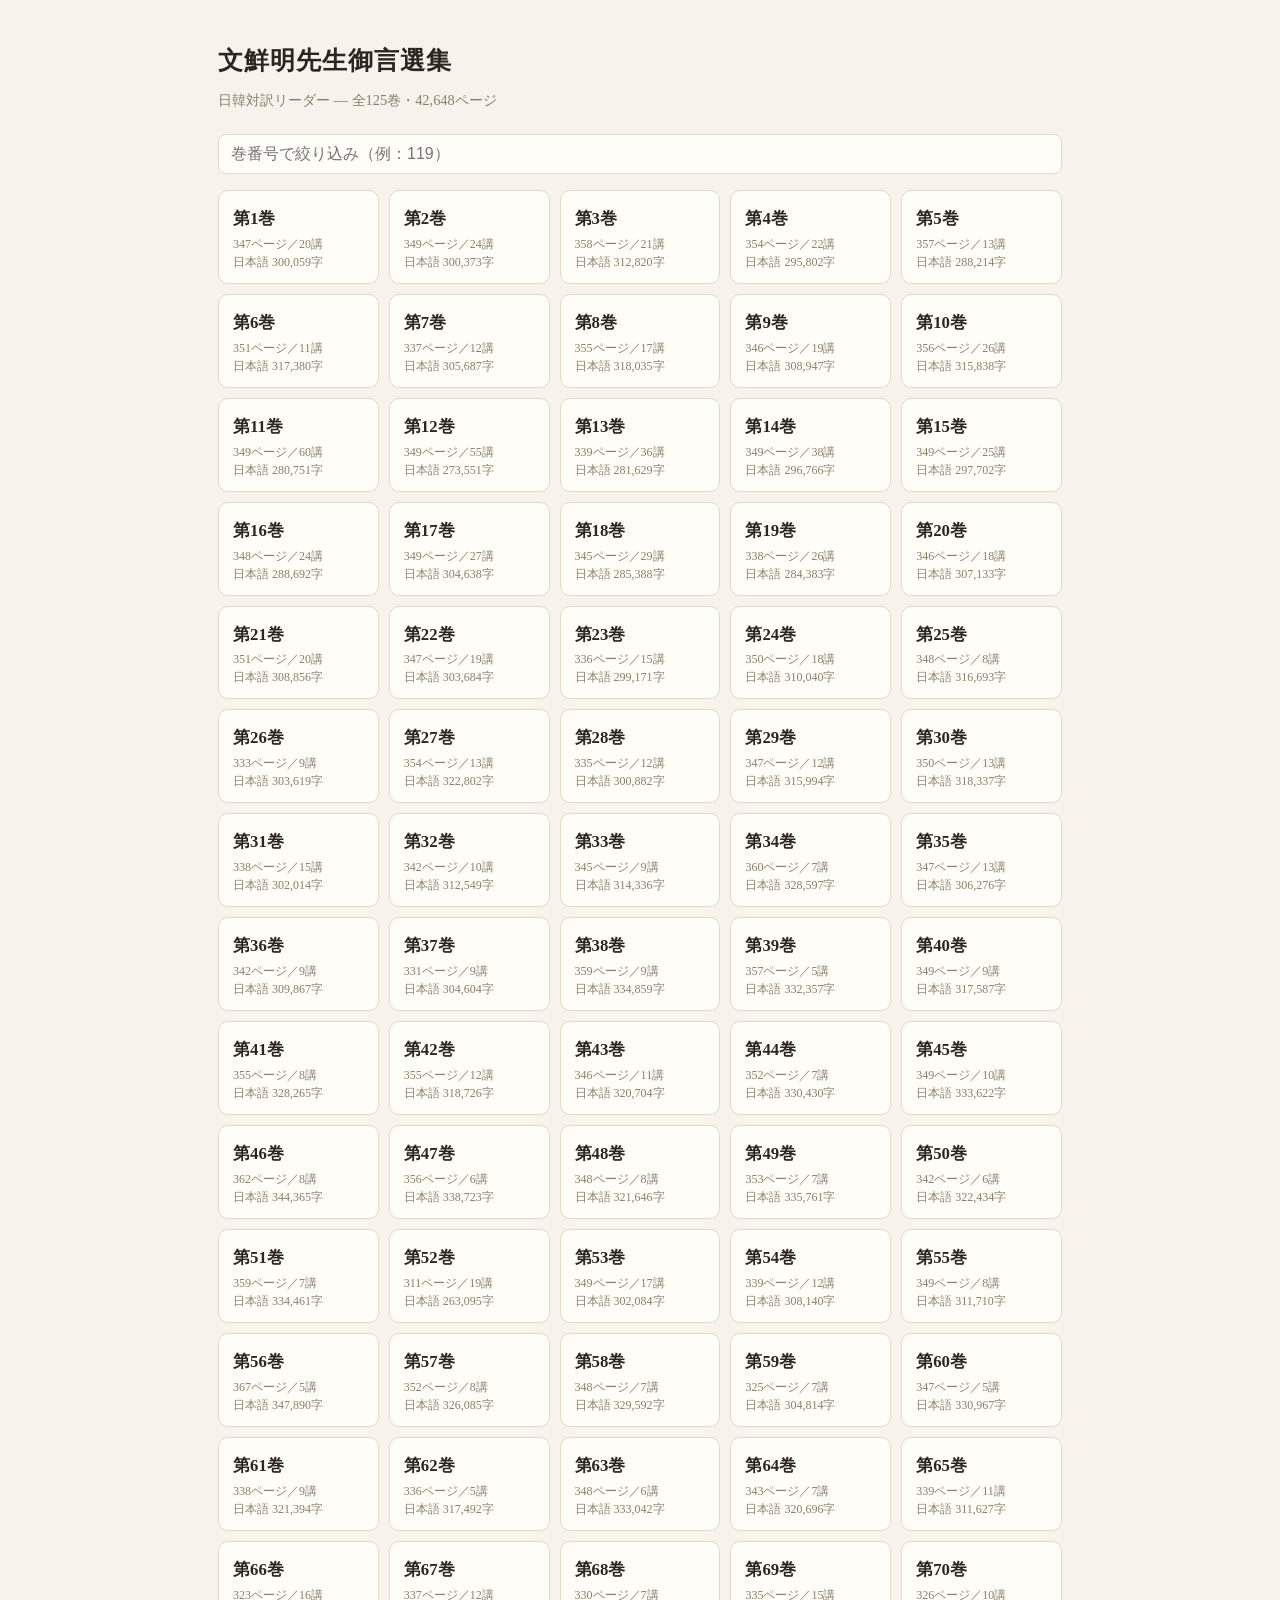
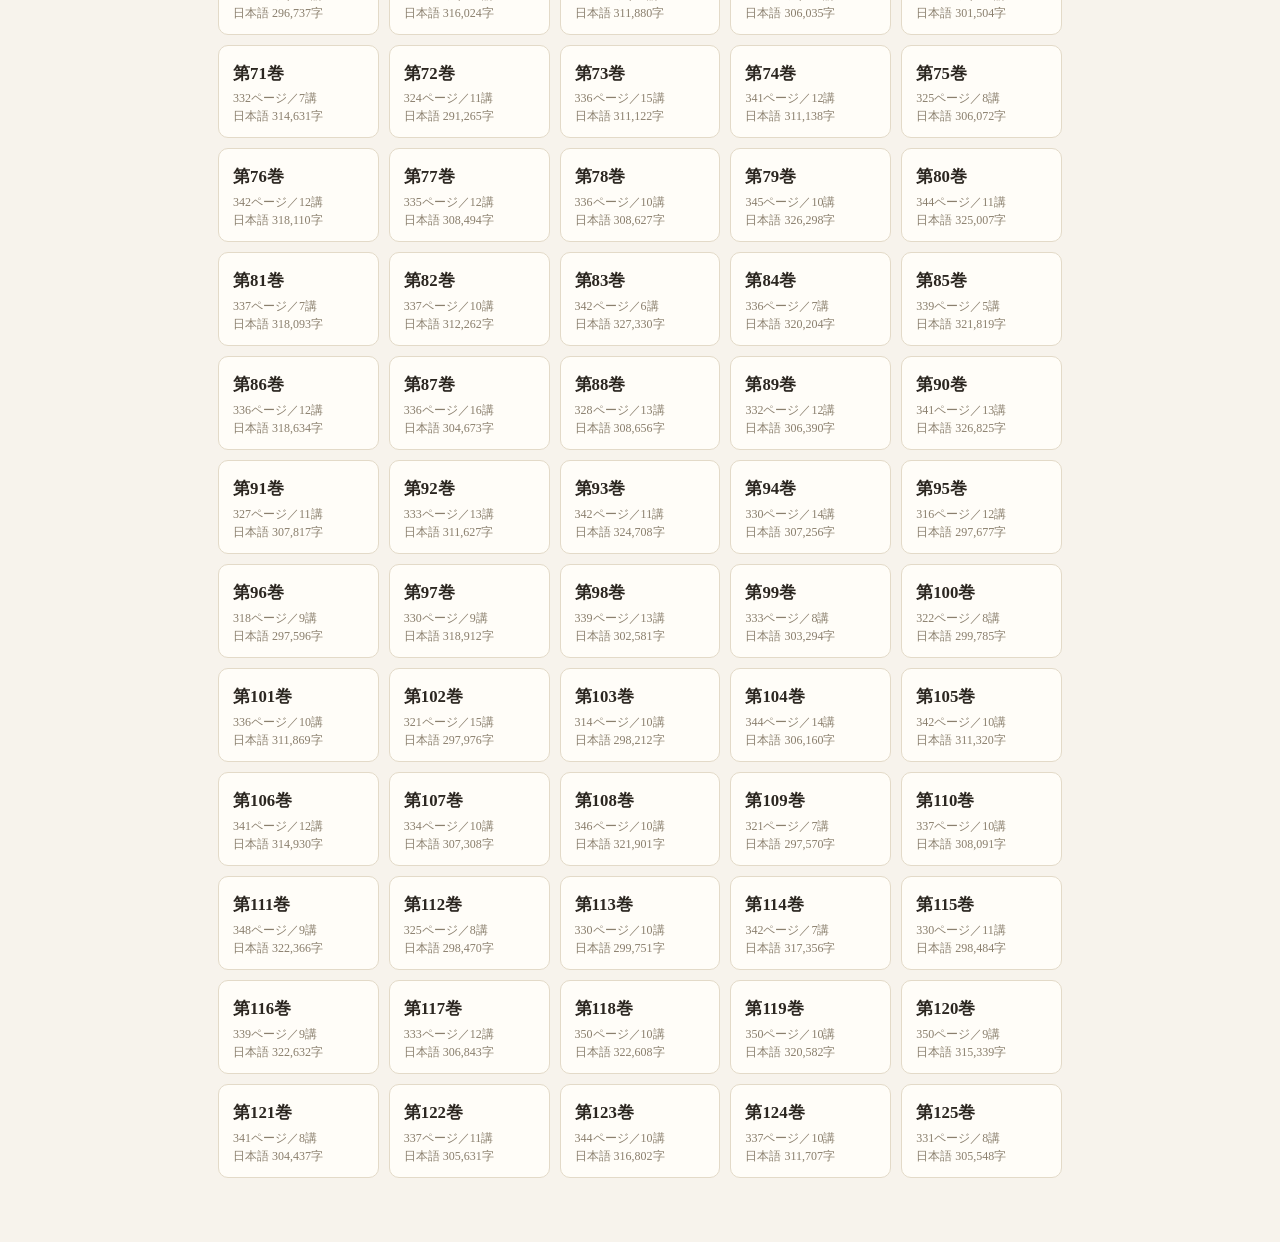
<file: index.html>
<!DOCTYPE html>
<html lang="ja">
<head>
<meta charset="utf-8">
<meta name="viewport" content="width=device-width, initial-scale=1">
<meta name="robots" content="noindex, nofollow">
<title>文鮮明先生御言選集 日韓対訳リーダー</title>
<link rel="stylesheet" href="style.css?v=20261123-2">
</head>
<body>
<div class="home-wrap">
  <h1>文鮮明先生御言選集</h1>
  <div class="home-sub" id="summary">日韓対訳リーダー</div>
  <a id="resumeHome" class="resume-home" href="#" style="display:none"></a>
  <input class="home-search" id="filter" type="search" placeholder="巻番号で絞り込み（例：119）">
  <div class="vol-grid" id="grid"></div>
</div>
<script>
(function(){
  try{
    const lr=JSON.parse(localStorage.getItem('malsseum_last_read')||'null');
    if(lr && lr.volume && lr.page){
      const a=document.getElementById('resumeHome');
      a.textContent='前回の続きから読む ― 第'+lr.volume+'巻 '+(lr.lecture?('第'+lr.lecture+'講 '):'')+'p.'+lr.page;
      a.href='reader.html?vol='+lr.volume+(lr.lecture?('#lec'+lr.lecture+'-p'+lr.page):('#p'+lr.page));
      a.style.display='block';
    }
  }catch(e){}
})();
fetch('data/index.json?v=20261123-2').then(r=>r.json()).then(idx=>{
  const vols=idx.volumes;
  const totalPages=vols.reduce((a,v)=>a+v.pages,0);
  document.getElementById('summary').textContent=
    `日韓対訳リーダー ― 全${vols.length}巻・${totalPages.toLocaleString()}ページ`;
  const grid=document.getElementById('grid');
  function render(list){
    grid.innerHTML=list.map(v=>
      `<a class="vol-card" href="reader.html?vol=${v.volume}">
         <div class="v">第${v.volume}巻</div>
         <div class="m">${v.pages}ページ／${v.lectures.length}講<br>日本語 ${v.jaChars.toLocaleString()}字</div>
       </a>`).join('');
  }
  render(vols);
  document.getElementById('filter').addEventListener('input',e=>{
    const q=e.target.value.trim();
    render(q?vols.filter(v=>String(v.volume).includes(q)):vols);
  });
}).catch(()=>{document.getElementById('summary').textContent='データの読み込みに失敗しました。';});
</script>
</body>
</html>
</file>
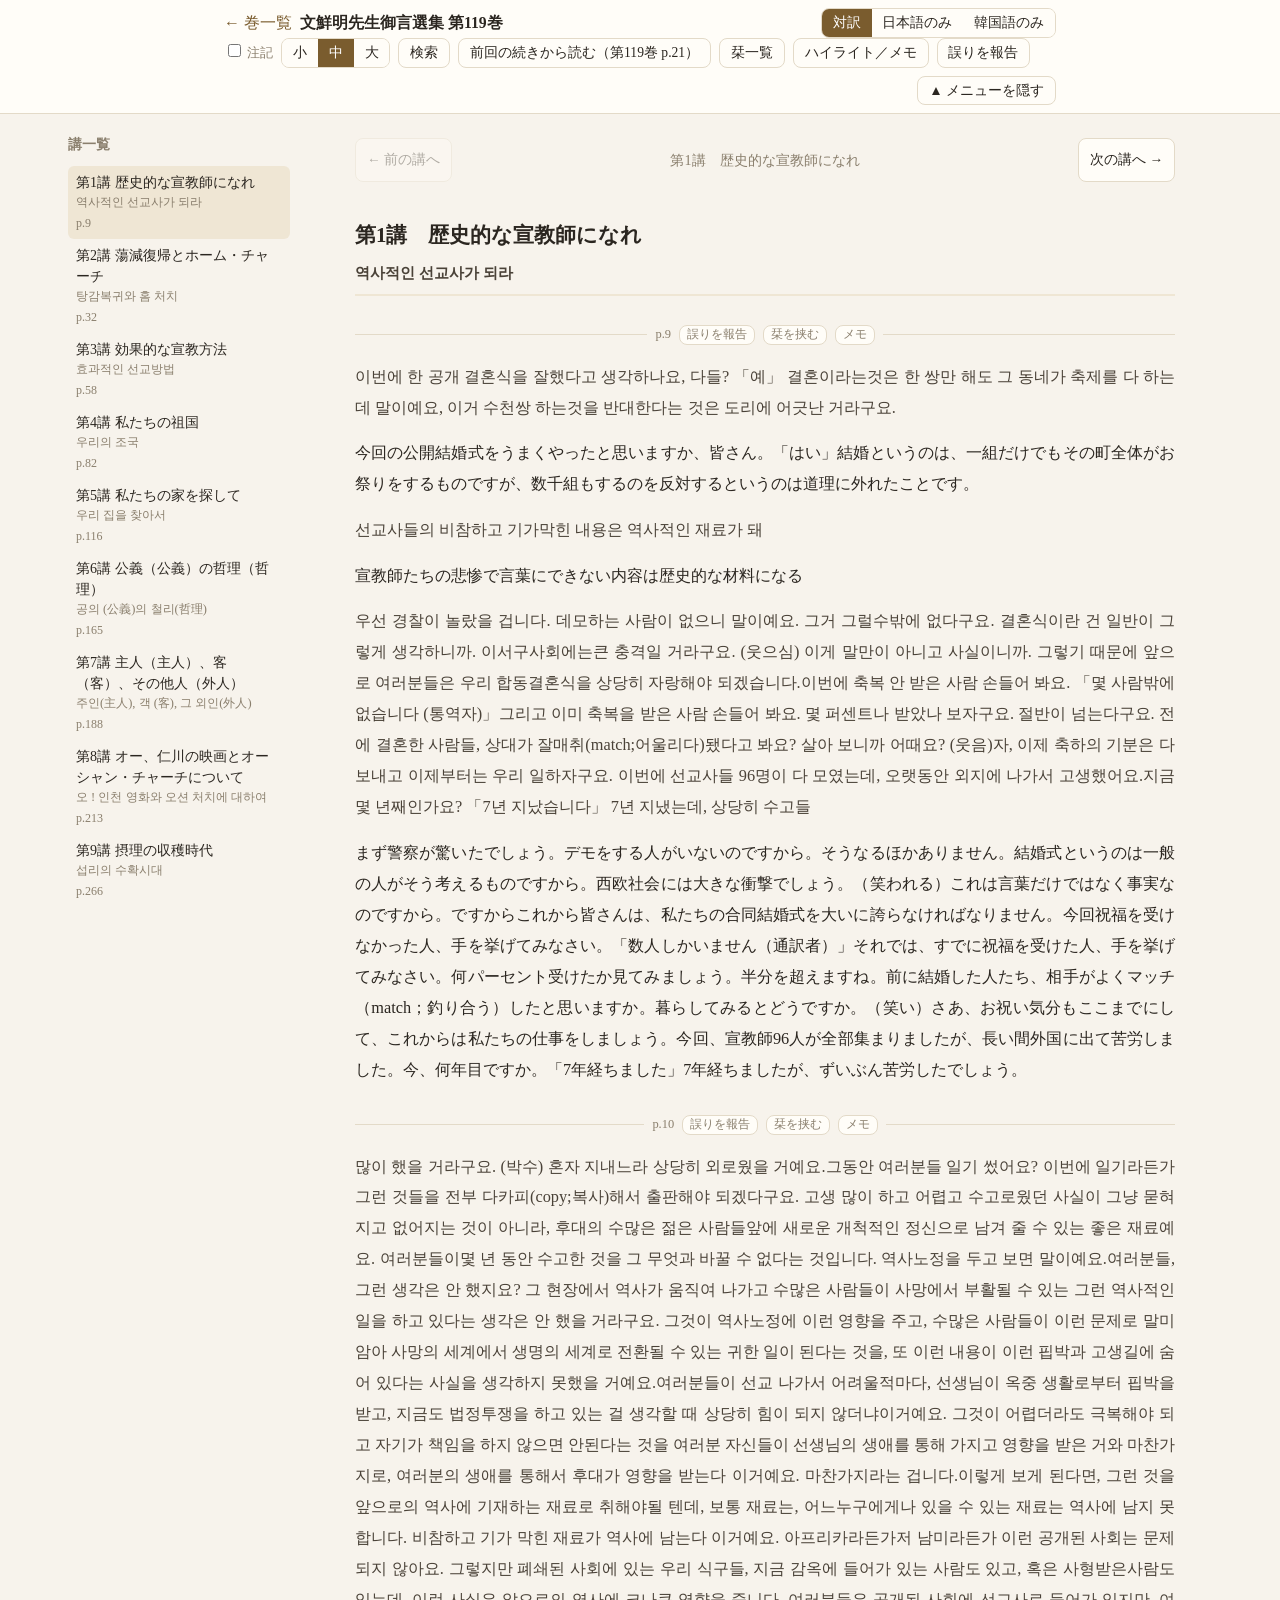
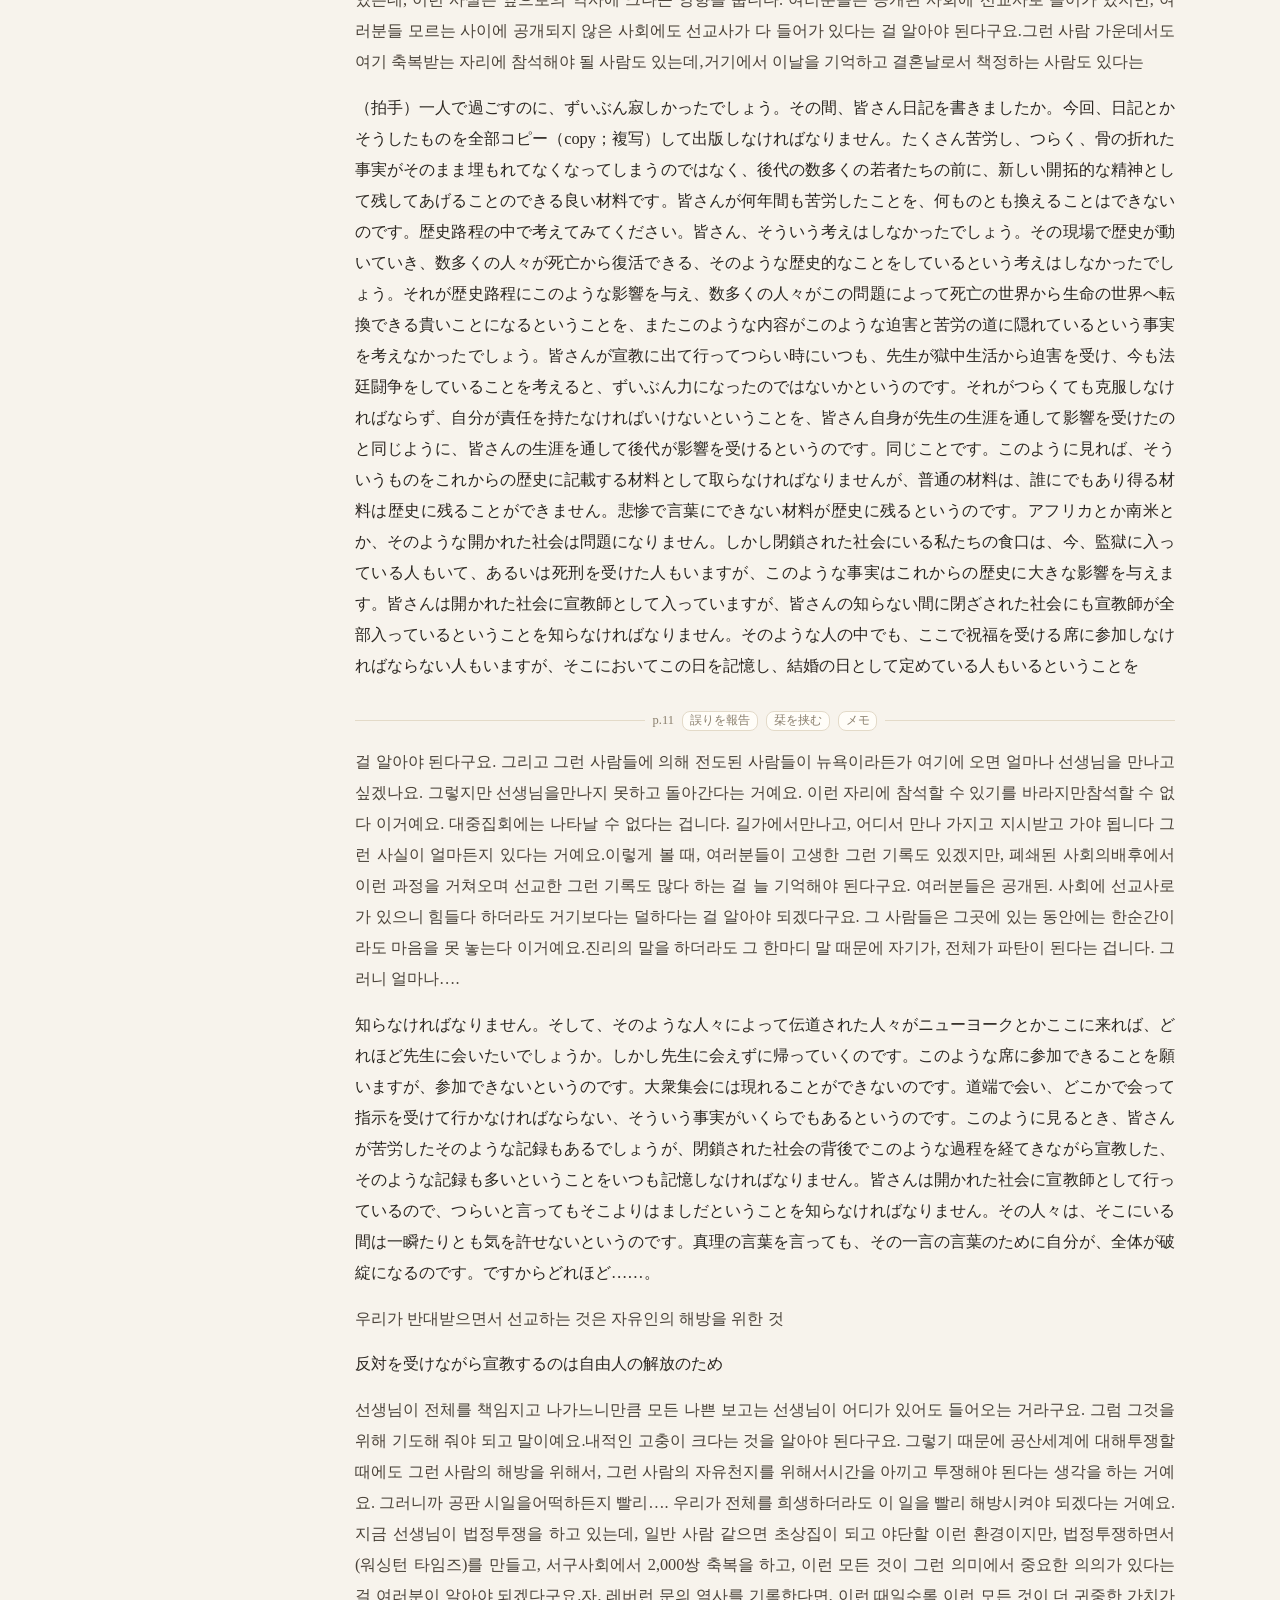
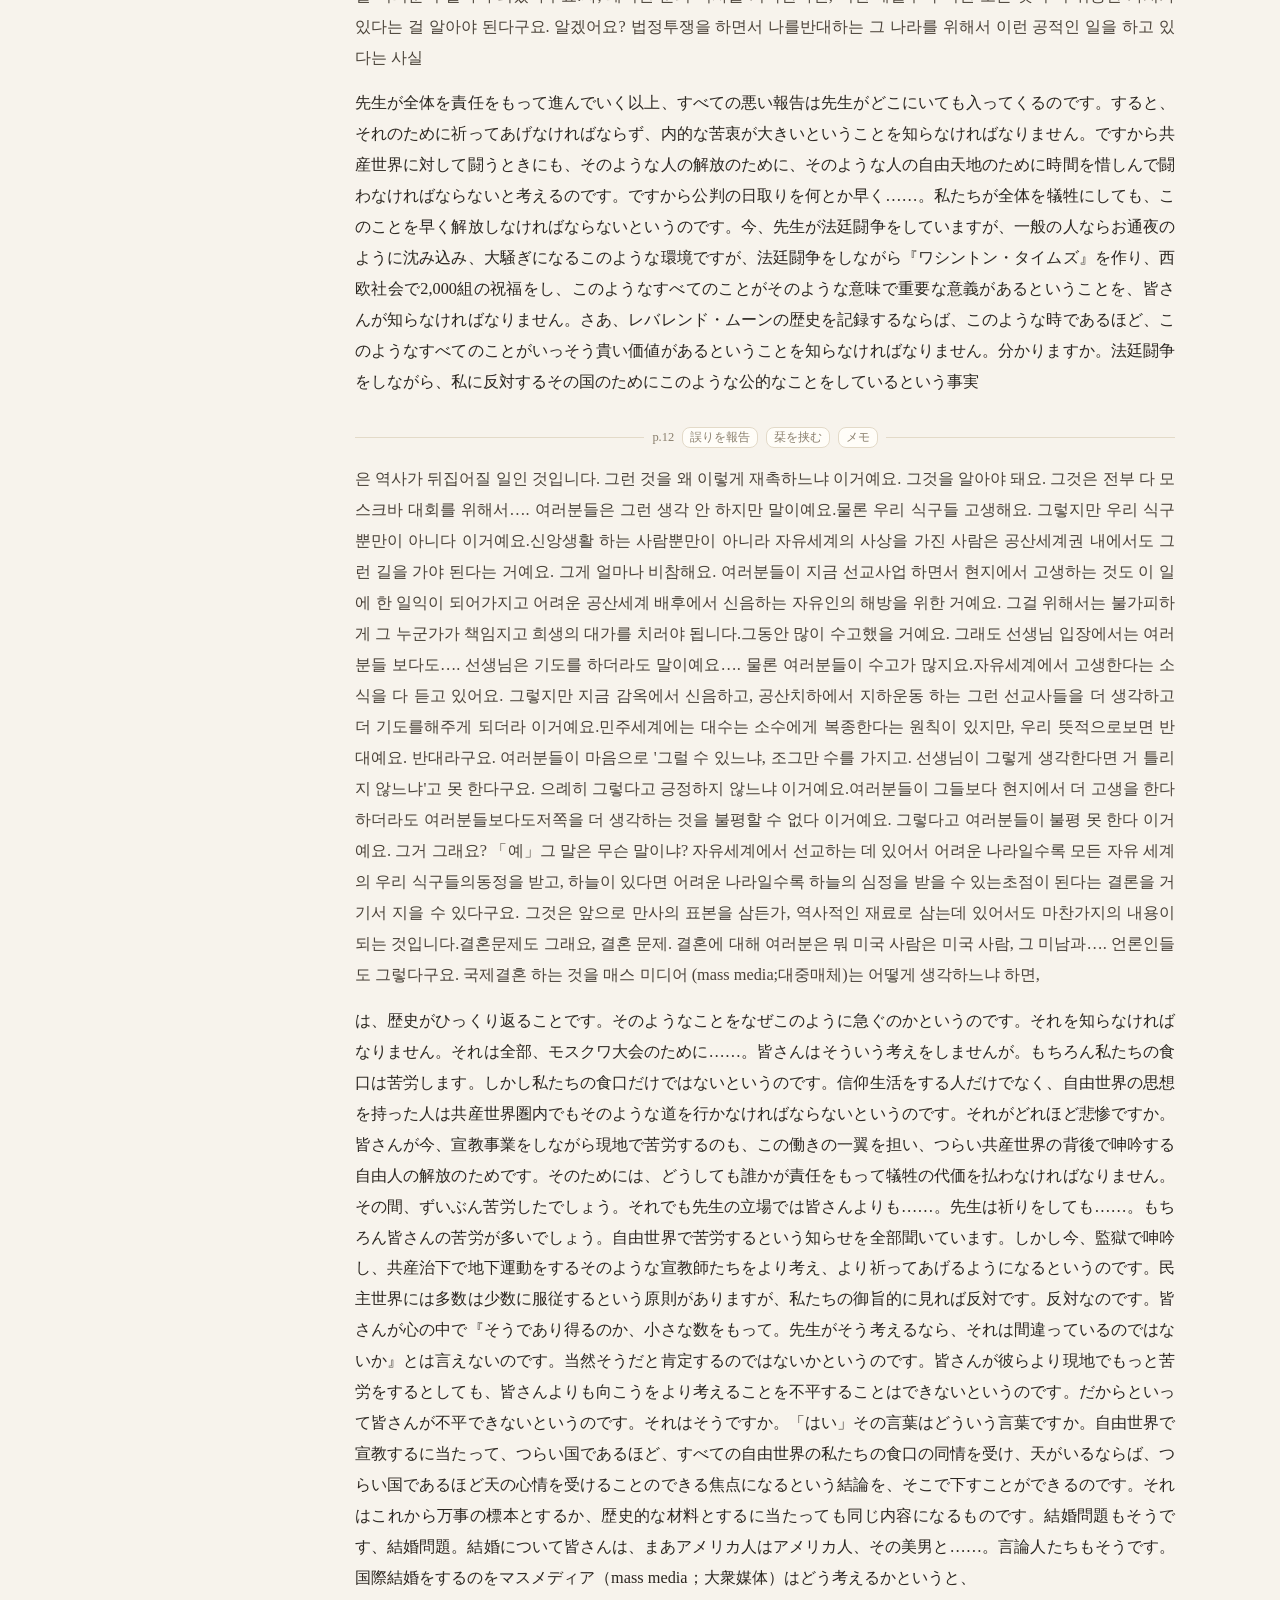
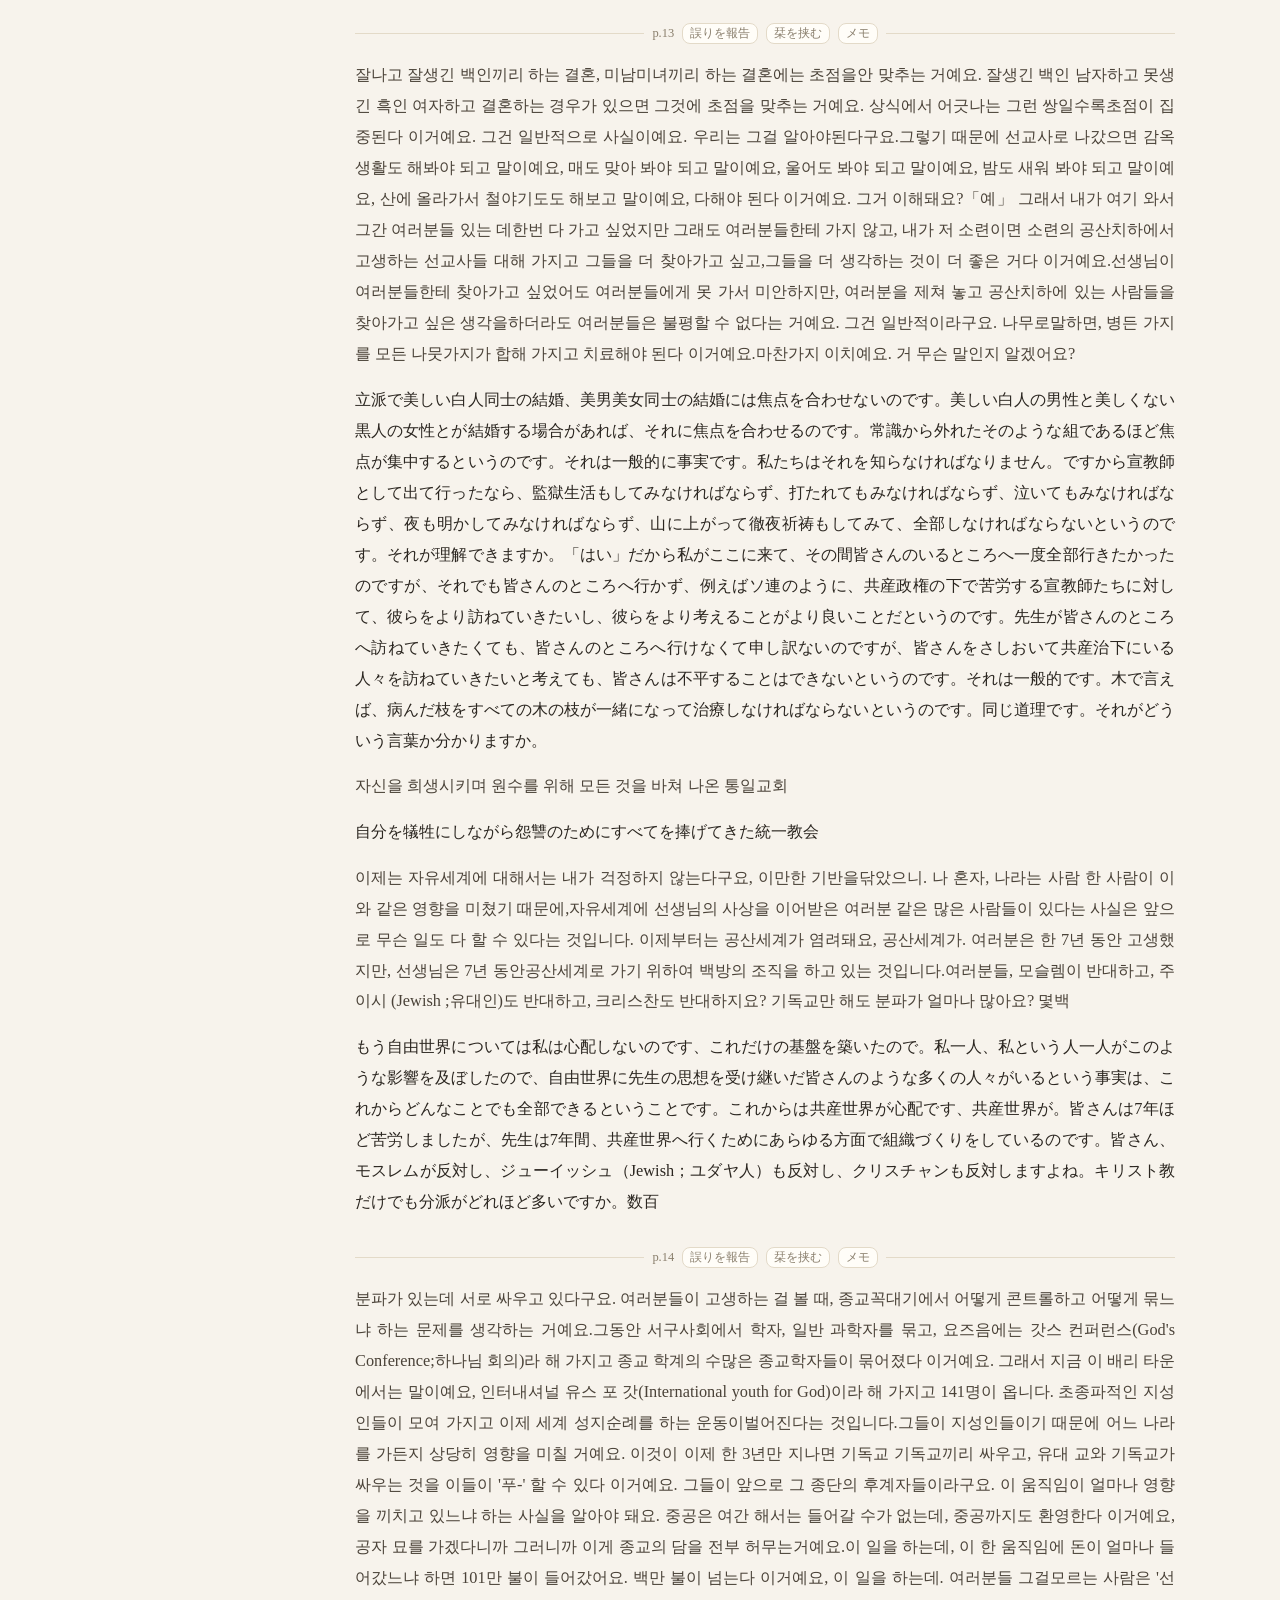
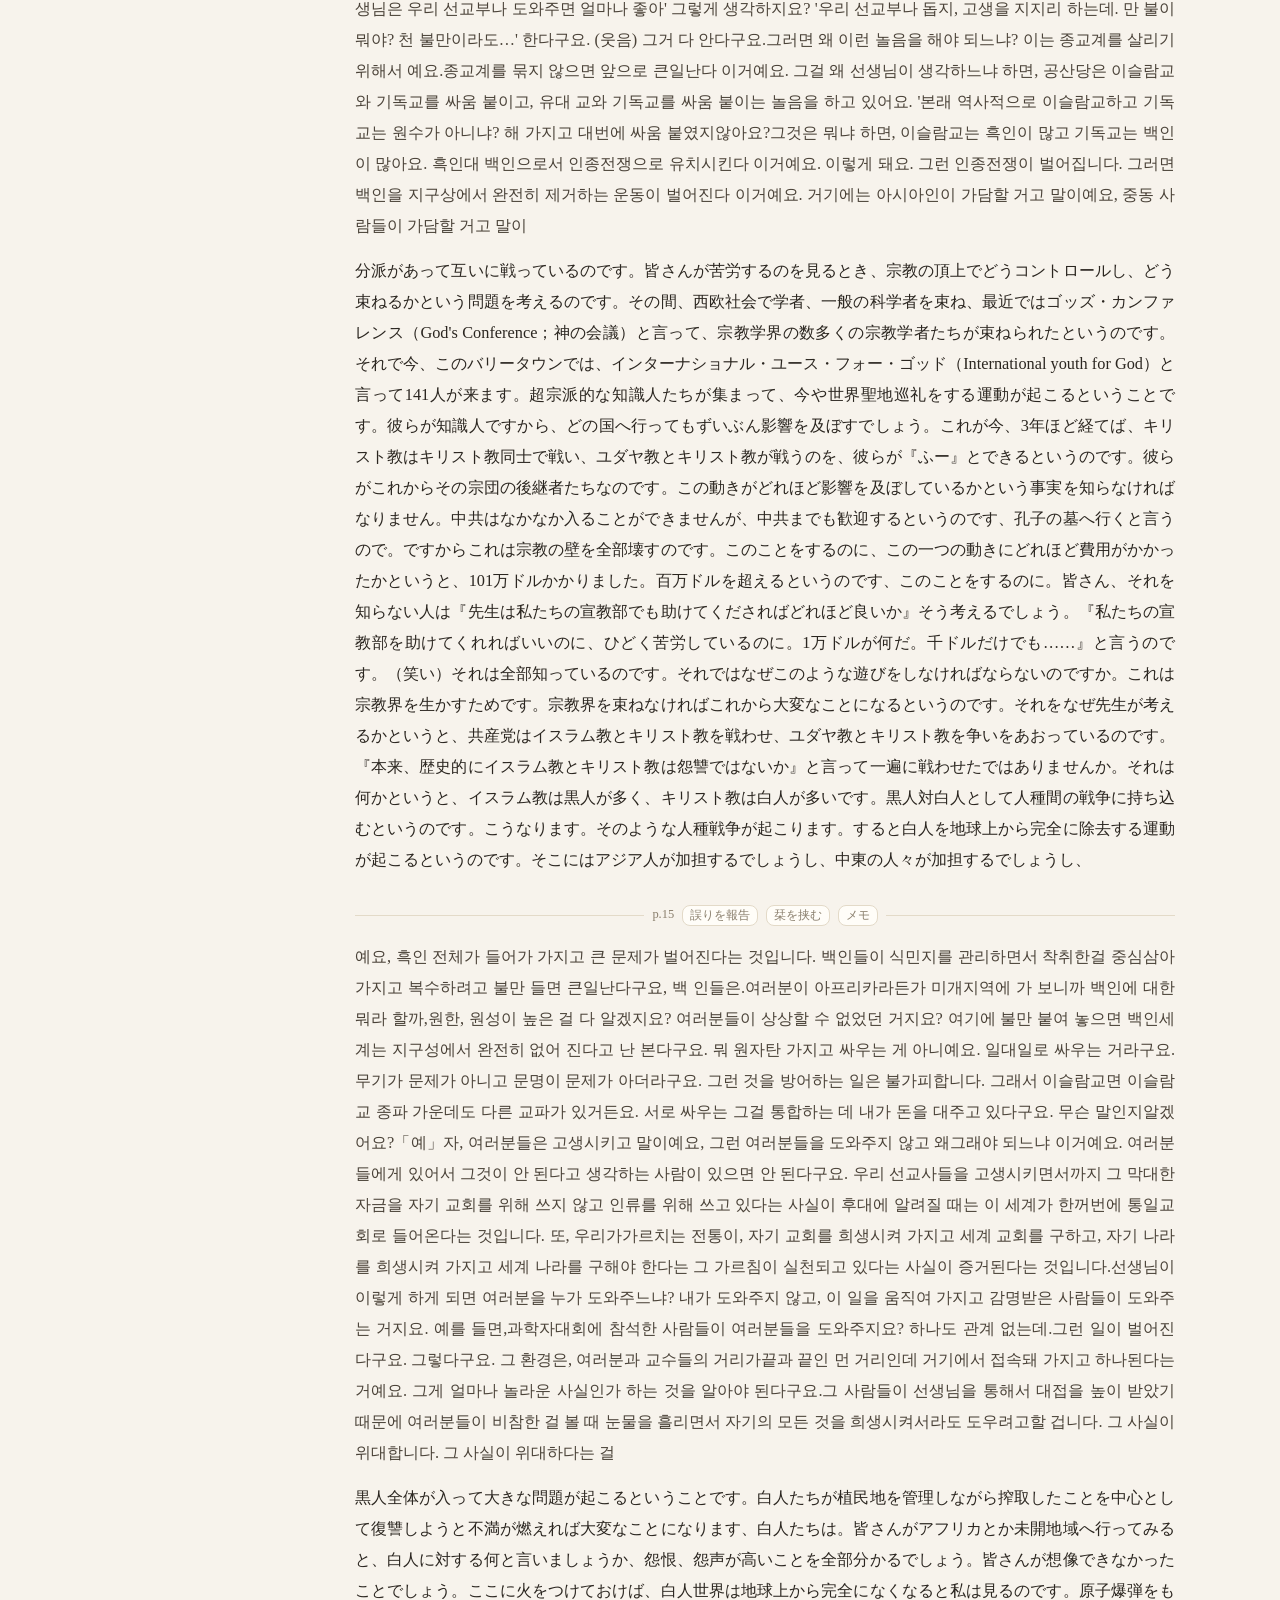
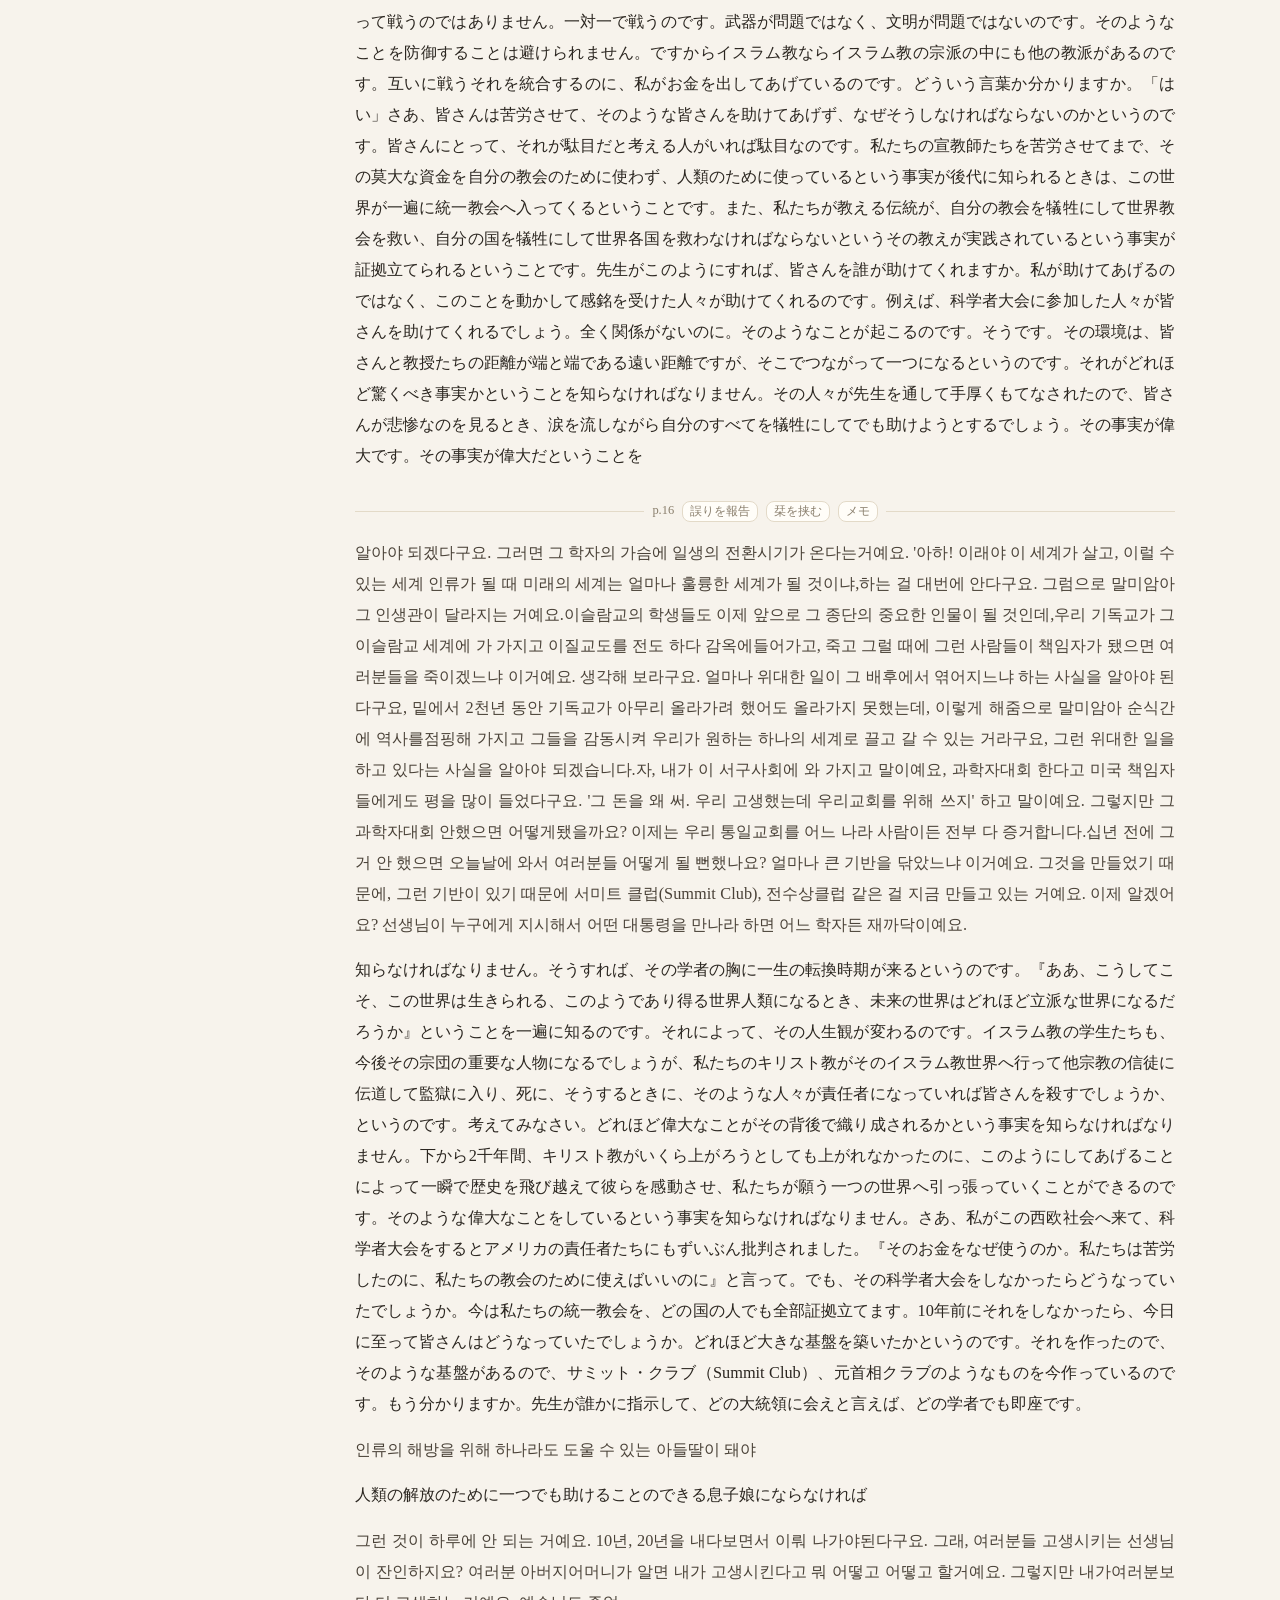
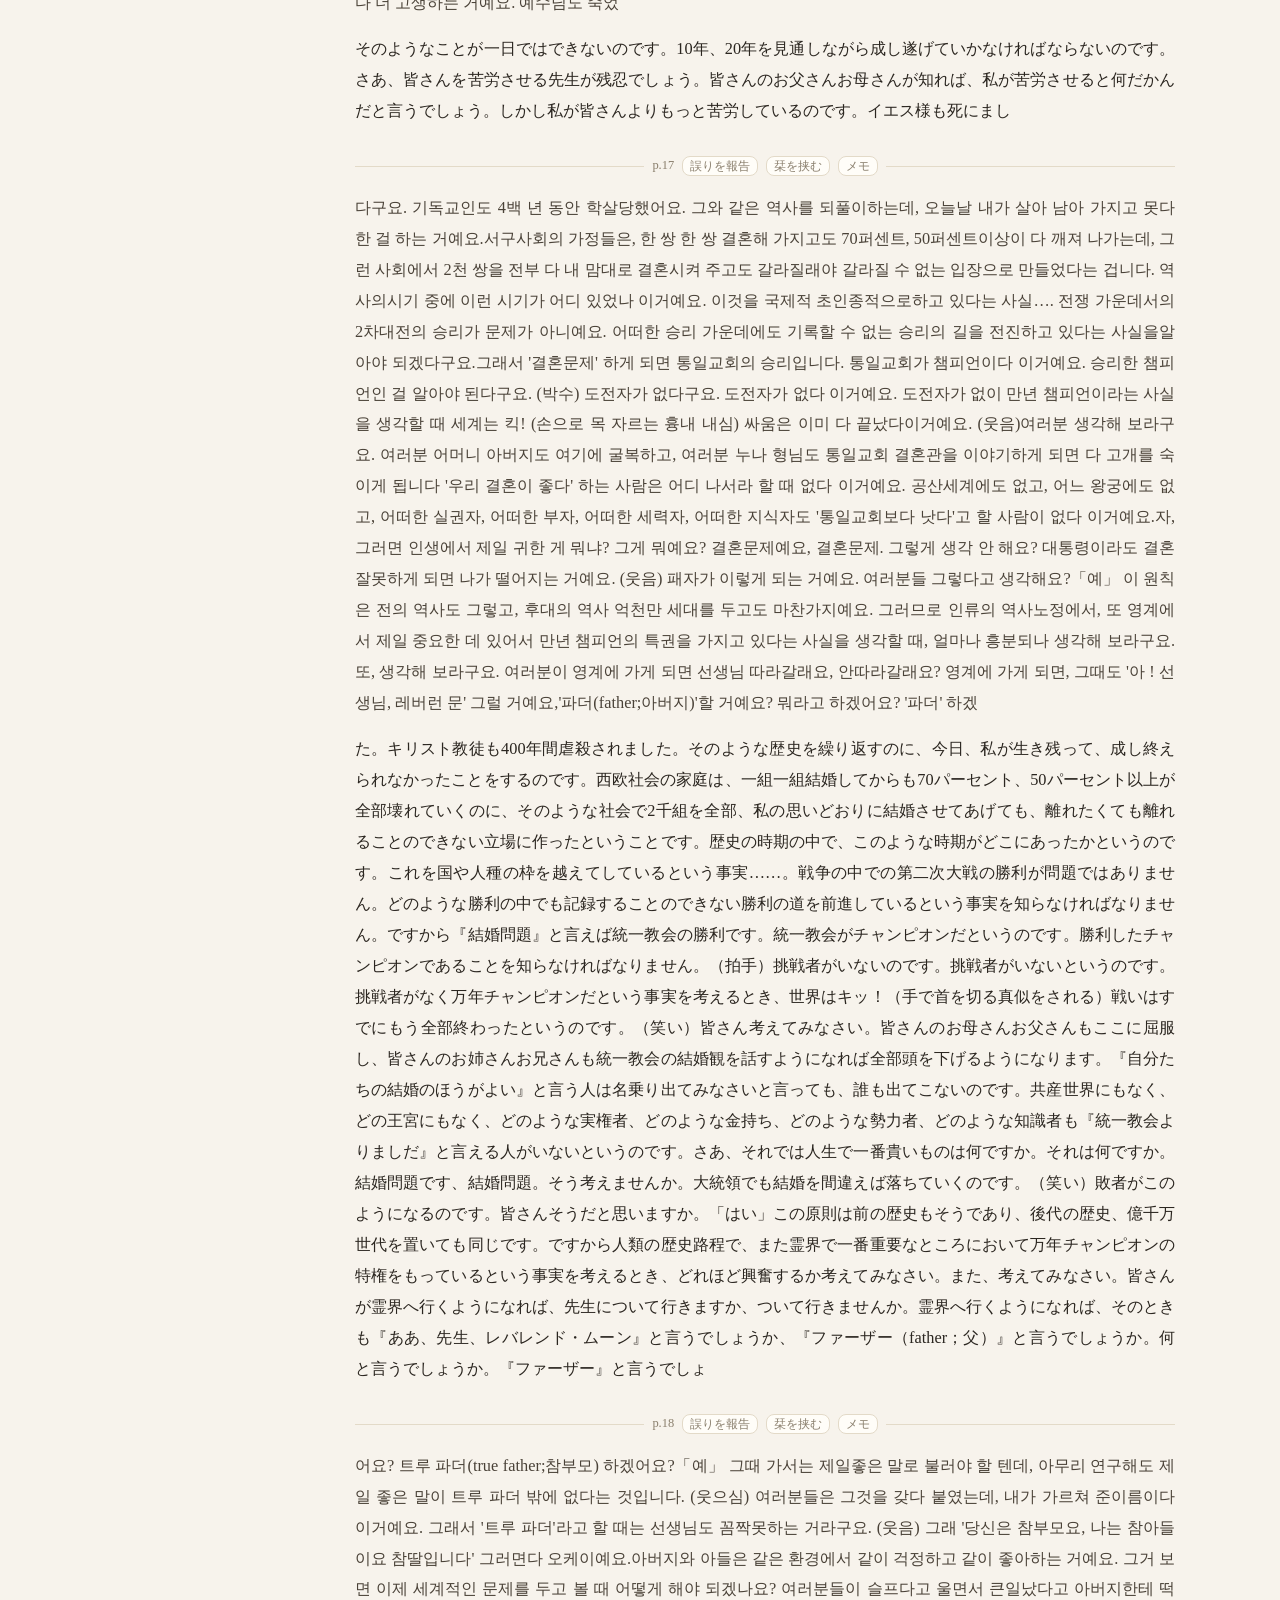
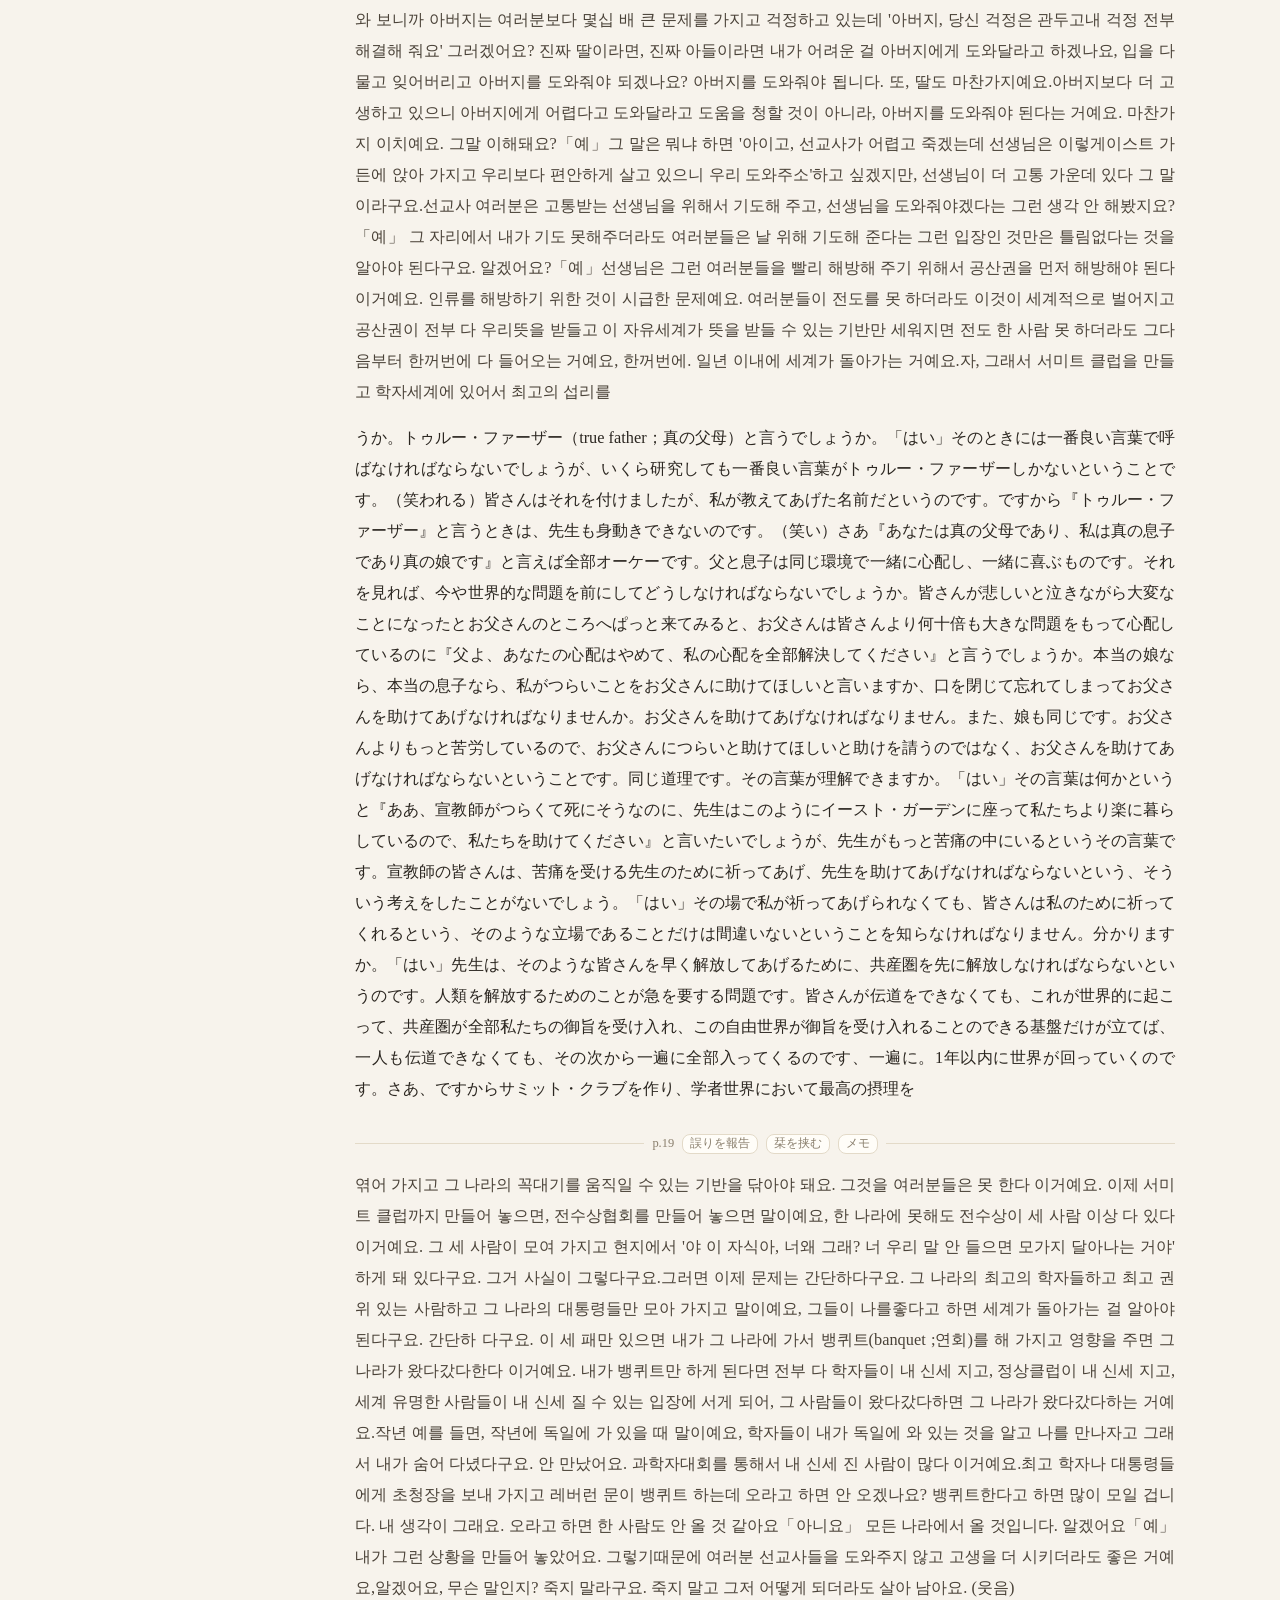
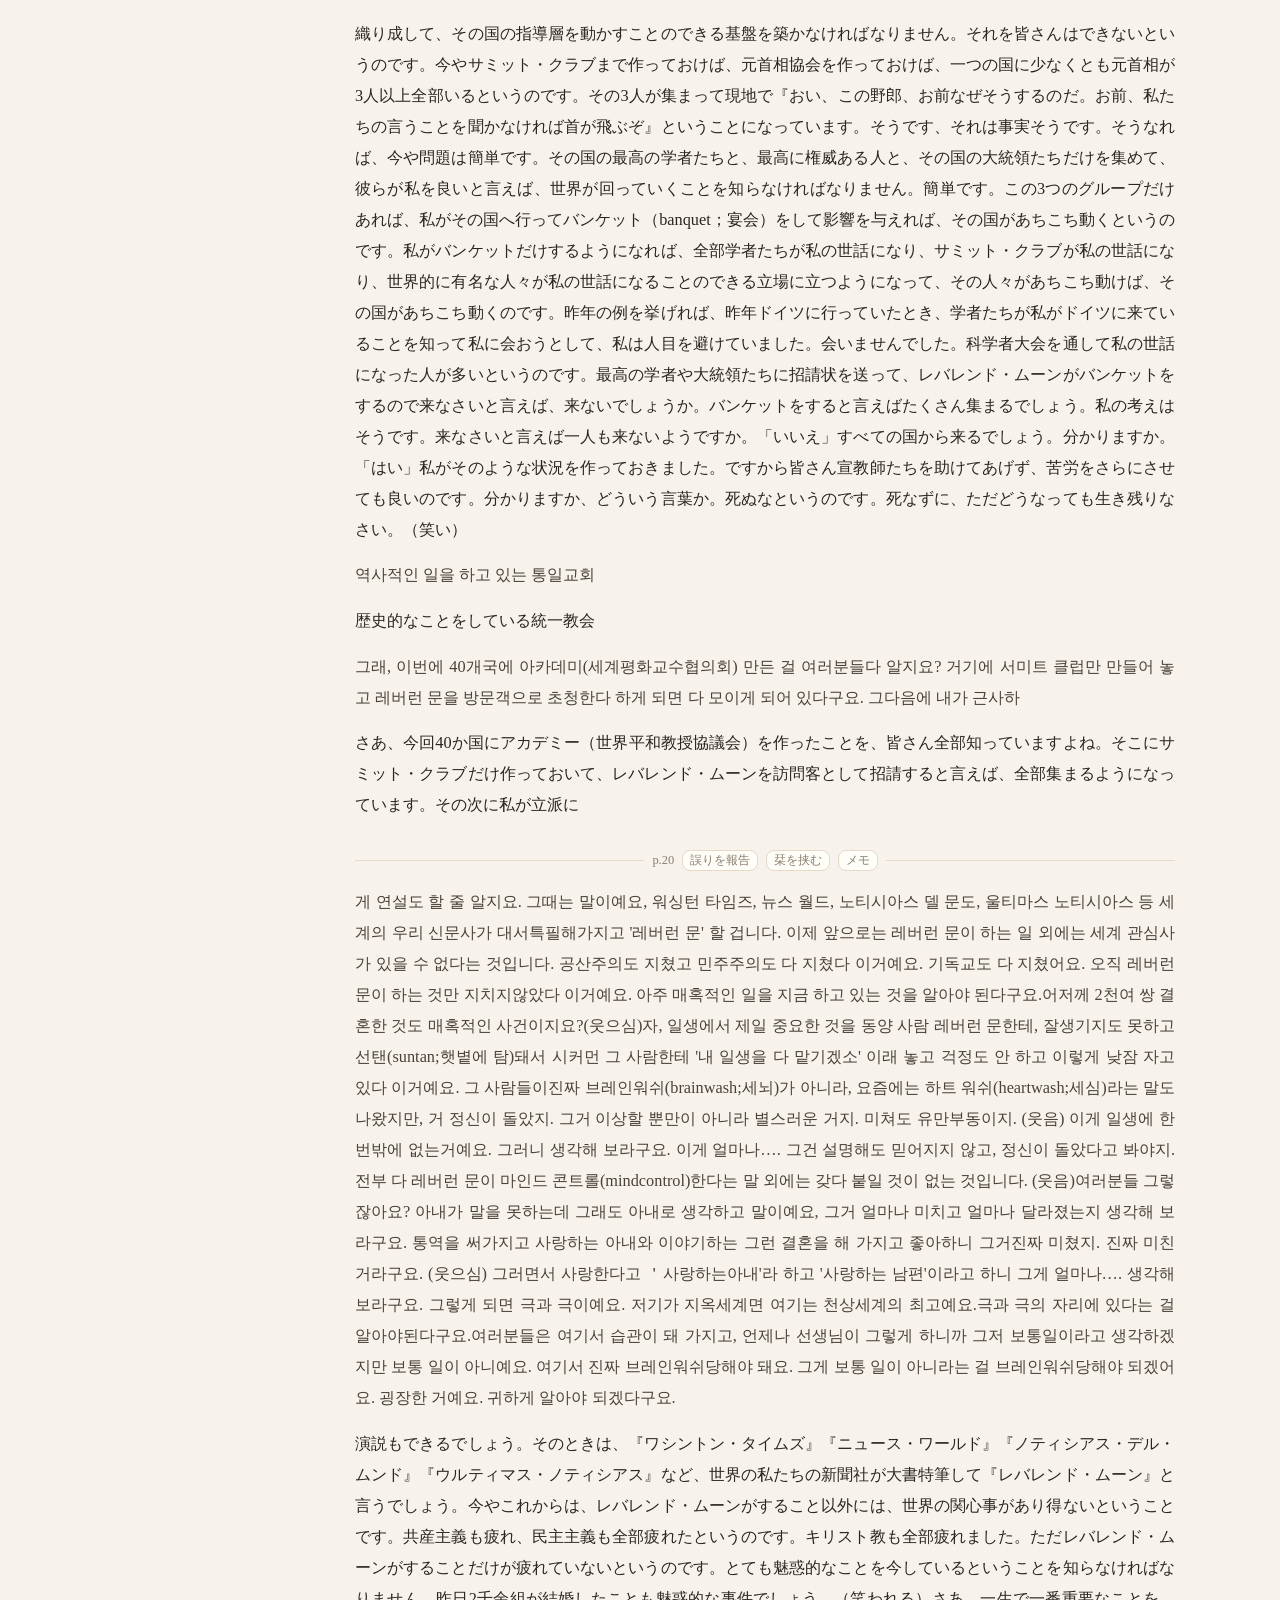
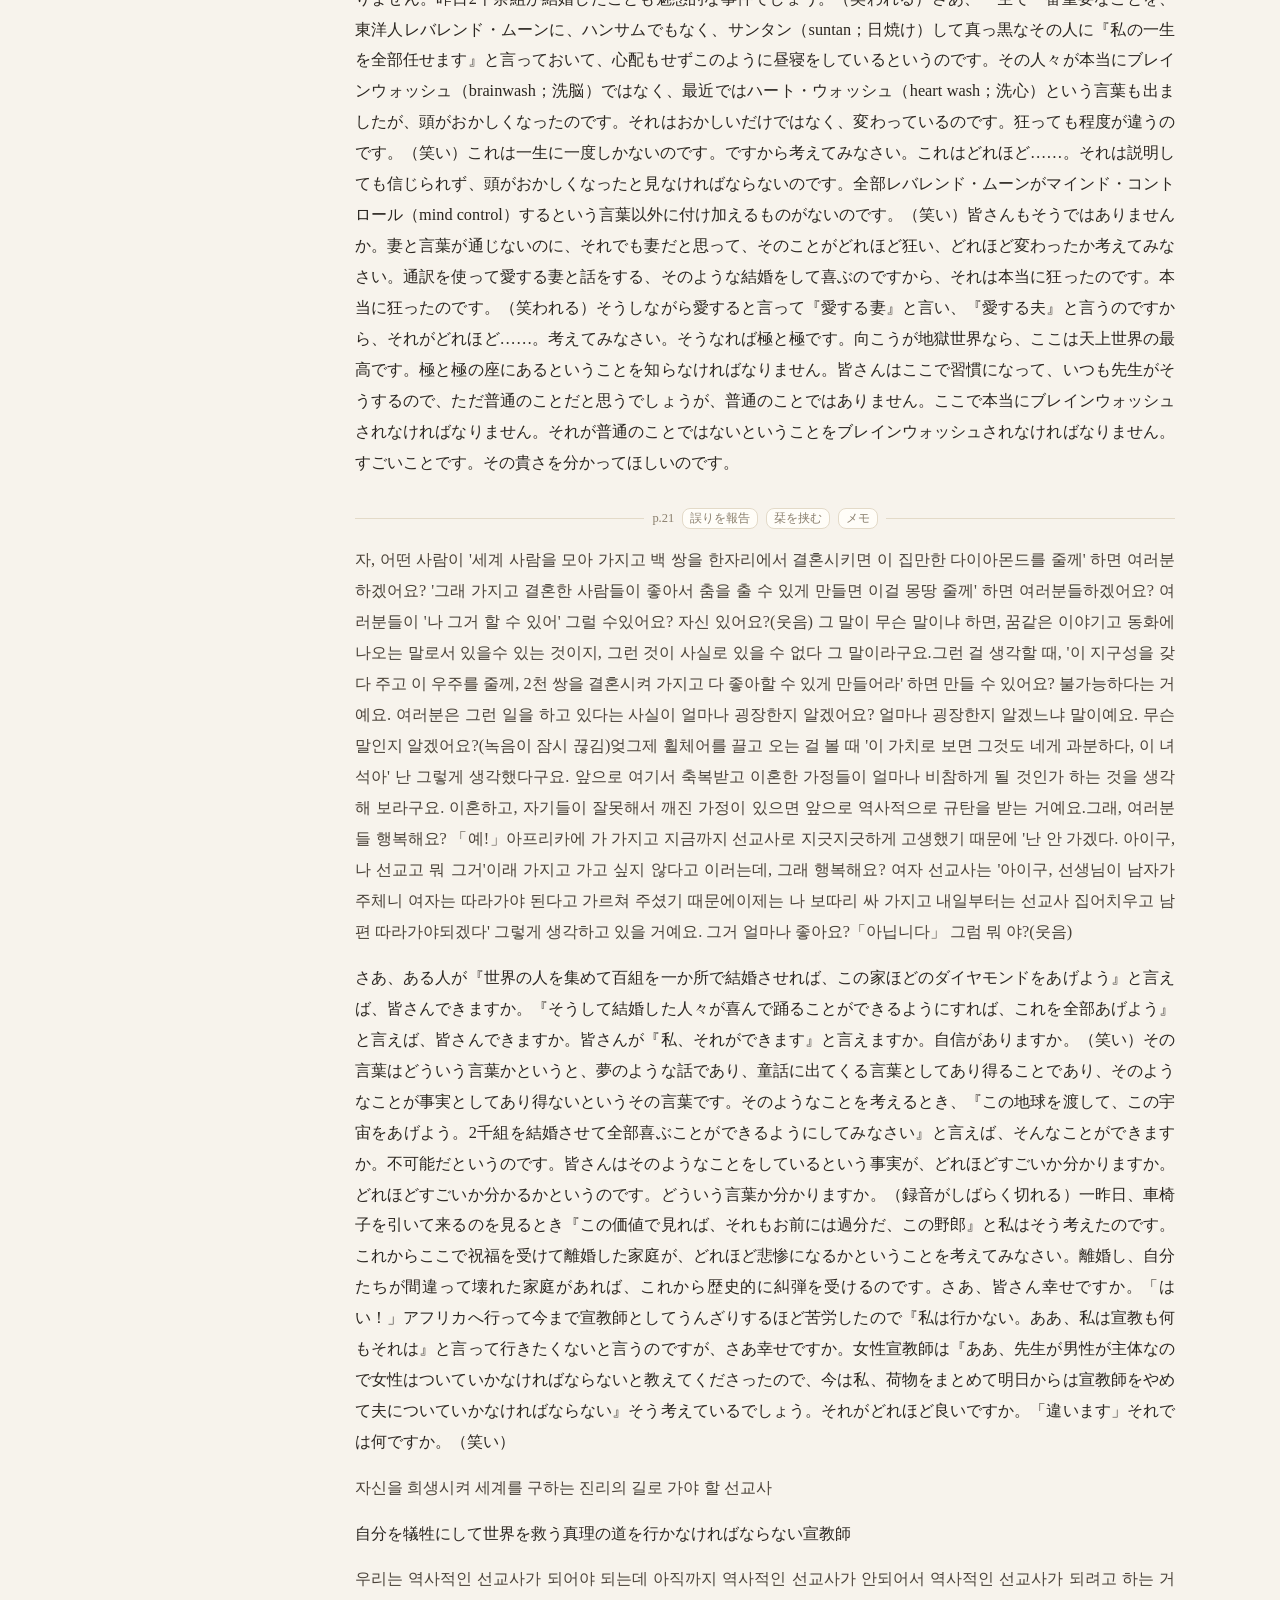
<file: reader.html>
<!DOCTYPE html>
<html lang="ja">
<head>
<meta charset="utf-8">
<meta name="viewport" content="width=device-width, initial-scale=1">
<meta name="robots" content="noindex, nofollow">
<title>御言選集リーダー</title>
<link rel="stylesheet" href="style.css?v=20261123-2">
</head>
<body>
<header class="toolbar" id="toolbar">
  <div class="tb-inner">
    <div class="tb-row">
      <a href="index.html" style="text-decoration:none">← 巻一覧</a>
      <span class="tb-title" id="volTitle">読み込み中…</span>
      <button id="tocToggle">講一覧</button>
      <span class="seg" id="modeSeg">
        <button data-mode="both" class="active">対訳</button><button data-mode="ja">日本語のみ</button><button data-mode="ko">韓国語のみ</button>
      </span>
    </div>
    <div class="tb-row small">
      <label><input type="checkbox" id="noteToggle"> 注記</label>
      <span class="seg" id="fsSeg">
        <button data-fs="fs-s">小</button><button data-fs="fs-m" class="active">中</button><button data-fs="fs-l">大</button>
      </span>
      <button id="searchBtn">検索</button>
      <button id="resumeBtn" disabled>前回の続きから読む</button>
      <button id="bmBtn">栞一覧</button>
      <button id="annoBtn">ハイライト／メモ</button>
      <button id="reportBtn">誤りを報告</button>
      <button id="hideTb" style="margin-left:auto">▲ メニューを隠す</button>
    </div>
    <div id="searchPanel">
      <input id="searchInput" type="search" placeholder="この巻の中を検索（日本語・韓国語）">
      <div id="searchResults"></div>
    </div>
  </div>
</header>
<button id="showTab">▼ メニュー</button>
<div class="layout">
  <nav class="toc" id="toc"><h2>講一覧</h2><div id="tocList"></div></nav>
  <main id="main" class="fs-m"></main>
</div>

<div id="selPopup">
  <button id="selHighlight">ハイライト</button>
  <button id="selMemo">メモを追加</button>
  <button id="selCancel">やめる</button>
</div>

<aside id="bmPanel">
  <h2>栞一覧 <button id="bmClose" style="float:right">閉じる</button></h2>
  <div id="bmList"></div>
</aside>

<aside id="annoPanel">
  <h2>ハイライト／メモ <button id="annoClose" style="float:right">閉じる</button></h2>
  <div style="display:flex;gap:6px;margin-bottom:8px">
    <button id="annoExport">書き出し（JSON）</button>
    <label style="flex:1"><button id="annoImportBtn" style="width:100%">読み込み</button>
    <input type="file" id="annoImport" accept=".json" style="display:none"></label>
  </div>
  <div id="annoList"></div>
</aside>

<div id="memoModal">
  <div class="box">
    <div id="memoLoc" style="font-size:.8rem;color:var(--muted);margin-bottom:6px"></div>
    <textarea id="memoText" placeholder="メモを入力"></textarea>
    <div style="display:flex;gap:8px;margin-top:10px;justify-content:flex-end">
      <button id="memoDelete" style="display:none">削除</button>
      <button id="memoCancel">キャンセル</button>
      <button id="memoSave" class="active" style="background:var(--accent);color:#fff">保存</button>
    </div>
  </div>
</div>

<script src="app.js?v=20261123-2"></script>
</body>
</html>
</file>
<file: style.css>
:root{
  --bg:#f7f3ec; --surface:#fffdf8; --text:#2b2620; --muted:#8a7f6d; --border:#e3dac8;
  --accent:#7a5c2e; --accent-soft:#efe6d4; --mark:#ffe58a; --header-h:104px;
}
*{box-sizing:border-box}
html{scroll-behavior:smooth}
body{margin:0;background:var(--bg);color:var(--text);font-family:"Hiragino Mincho ProN","Yu Mincho",YuMincho,"Noto Serif JP",serif;line-height:1.9}
a{color:var(--accent)}
button{font-family:inherit;cursor:pointer;border:1px solid var(--border);background:var(--surface);color:var(--text);border-radius:8px;padding:.35em .8em;font-size:.85rem}
button:hover{background:var(--accent-soft)}
button.active{background:var(--accent);color:#fff;border-color:var(--accent)}
/* ---------- home ---------- */
.home-wrap{max-width:880px;margin:0 auto;padding:32px 18px 64px}
.home-wrap h1{font-size:1.55rem;margin:.2em 0 .1em;letter-spacing:.04em}
.home-sub{color:var(--muted);font-size:.9rem;margin-bottom:20px}
.vol-grid{display:grid;grid-template-columns:repeat(auto-fill,minmax(150px,1fr));gap:10px}
.vol-card{display:block;background:var(--surface);border:1px solid var(--border);border-radius:10px;padding:12px 14px;text-decoration:none;color:var(--text)}
.vol-card:hover{border-color:var(--accent)}
.vol-card .v{font-size:1.05rem;font-weight:700}
.vol-card .m{font-size:.75rem;color:var(--muted);line-height:1.5}
.home-search{width:100%;padding:10px 12px;border:1px solid var(--border);border-radius:8px;font-size:1rem;margin-bottom:16px;background:var(--surface)}
/* ---------- reader layout ---------- */
header.toolbar{position:fixed;top:0;left:0;right:0;background:var(--surface);border-bottom:1px solid var(--border);z-index:60;transition:transform .25s}
header.toolbar.hidden{transform:translateY(-100%)}
.tb-inner{max-width:860px;margin:0 auto;padding:8px 14px}
.tb-row{display:flex;align-items:center;gap:8px;flex-wrap:wrap}
.tb-title{font-weight:700;font-size:.98rem;margin-right:auto}
.tb-row.small{font-size:.8rem;color:var(--muted)}
.seg{display:inline-flex;border:1px solid var(--border);border-radius:8px;overflow:hidden}
.seg button{border:none;border-radius:0}
#showTab{position:fixed;top:0;left:50%;transform:translateX(-50%);z-index:59;background:var(--surface);border:1px solid var(--border);border-top:none;border-radius:0 0 10px 10px;padding:6px 22px;min-height:44px;display:none;font-size:.85rem}
body.tb-hidden #showTab{display:block}
.layout{display:flex;max-width:1180px;margin:0 auto;padding-top:var(--header-h)}
nav.toc{width:250px;flex:none;padding:18px 10px 40px 18px;position:sticky;top:var(--header-h);max-height:calc(100vh - var(--header-h));overflow:auto}
nav.toc h2{font-size:.85rem;color:var(--muted);margin:0 0 8px}
nav.toc a{display:block;padding:6px 8px;border-radius:6px;text-decoration:none;color:var(--text);font-size:.88rem;line-height:1.5}
nav.toc a:hover,nav.toc a.cur{background:var(--accent-soft)}
nav.toc a .pg{color:var(--muted);font-size:.75rem}
main{flex:1;min-width:0;max-width:860px;margin:0 auto;padding:10px 20px 120px;background:transparent}
main.fs-s{font-size:.92rem} main.fs-m{font-size:1.02rem} main.fs-l{font-size:1.14rem}
h2.lec-title{font-size:1.3rem;margin:1.6em 0 .6em;padding-bottom:.3em;border-bottom:2px solid var(--accent-soft)}
.lec-nav{display:flex;align-items:center;gap:10px;margin:14px 0}
.lec-nav.bottom{margin:34px 0 6px;padding-top:14px;border-top:1px solid var(--border)}
.lec-nav-label{flex:1;text-align:center;font-size:.88rem;color:var(--muted)}
.lec-nav button{white-space:nowrap;min-height:44px}
.lec-nav button:disabled{opacity:.35;cursor:default}
.lec-nav button:disabled:hover{background:var(--surface)}
.pagemark{display:flex;align-items:center;gap:8px;margin:2.2em 0 1em;color:var(--muted);font-size:.78rem}
.pagemark::before,.pagemark::after{content:"";flex:1;border-top:1px solid var(--border)}
.pagemark button{font-size:.72rem;padding:.15em .6em;color:var(--muted)}
p.para{margin:.9em 0;text-align:justify}
p.para.ko{color:#4a4238}
body.hide-ko .para.ko,body.hide-ja .para.ja{display:none}
h2.lec-title .ko-title{display:block;font-size:.95rem;color:#4a4238;margin-top:.25em}
nav.toc a .ko-title{display:block;font-size:.78rem;color:var(--muted)}
body.hide-ko .ko-title{display:none}
.note{display:none;background:var(--accent-soft);border-radius:8px;padding:8px 12px;font-size:.82rem;line-height:1.7;margin:.6em 0 1em;color:#5c4c30}
body.show-notes .note{display:block}
mark{background:var(--mark);padding:0 .05em;border-radius:2px}
mark.search-hit{background:#ffb35c}
.memo-card{background:#fff8e1;border:1px solid #ecd9a0;border-radius:8px;padding:8px 12px;font-size:.85rem;margin:.6em 0;white-space:pre-wrap}
.memo-card .mc-head{font-size:.72rem;color:var(--muted);display:flex;gap:8px}
.memo-card button{font-size:.7rem;padding:.1em .5em;margin-left:auto}
/* search */
#searchPanel{display:none;border-top:1px solid var(--border);padding:8px 0 4px}
#searchPanel.open{display:block}
#searchPanel input{width:100%;padding:8px 10px;border:1px solid var(--border);border-radius:8px;font-size:1rem}
#searchResults{max-height:300px;overflow:auto;font-size:.85rem;line-height:1.6}
#searchResults a{display:block;padding:6px 4px;text-decoration:none;color:var(--text);border-bottom:1px dotted var(--border)}
#searchResults .loc{color:var(--accent);font-size:.75rem}
/* selection popup / bottom bar */
#selPopup{position:absolute;z-index:80;display:none;background:var(--text);color:#fff;border-radius:10px;padding:6px;gap:6px;box-shadow:0 4px 16px rgba(0,0,0,.25)}
#selPopup button{background:transparent;color:#fff;border-color:rgba(255,255,255,.4);min-height:44px}
#selPopup.bottom-bar{position:fixed;left:12px;right:12px;bottom:calc(12px + env(safe-area-inset-bottom));top:auto;display:none;justify-content:space-around}
#selPopup.bottom-bar button{flex:1;font-size:1rem}
body.sel-bar-open main{padding-bottom:220px}
/* annotation panel & modal */
#annoPanel{position:fixed;top:0;right:0;bottom:0;width:min(380px,100vw);background:var(--surface);z-index:90;box-shadow:-4px 0 20px rgba(0,0,0,.15);padding:16px;overflow:auto;display:none}
#annoPanel.open{display:block}
#annoPanel h2{font-size:1rem;margin-top:0}
.anno-item{border-bottom:1px solid var(--border);padding:8px 0;font-size:.85rem;line-height:1.6}
.anno-item .loc{color:var(--accent);font-size:.75rem}
.anno-item .q{color:#5c4c30}
.anno-item button{font-size:.72rem;padding:.1em .5em}
/* bookmarks & resume */
#bmPanel{position:fixed;top:0;right:0;bottom:0;width:min(380px,100vw);background:var(--surface);z-index:90;box-shadow:-4px 0 20px rgba(0,0,0,.15);padding:16px;overflow:auto;display:none}
#bmPanel.open{display:block}
#bmPanel h2{font-size:1rem;margin-top:0}
.bm-item{border-bottom:1px solid var(--border);padding:8px 0;font-size:.85rem;line-height:1.6}
.bm-item .loc{color:var(--accent);font-size:.75rem}
.bm-item .dt{color:var(--muted);font-size:.72rem}
.bm-item .q{color:#5c4c30}
.bm-item button{font-size:.72rem;padding:.1em .5em}
.pagemark button.bm-on{background:var(--accent);color:#fff;border-color:var(--accent)}
.pagemark, h2.lec-title, p.para{scroll-margin-top:calc(var(--header-h) + 10px)}
.resume-banner{background:var(--accent-soft);border:1px solid var(--border);border-radius:10px;padding:10px 14px;margin:14px 0 4px;font-size:.9rem;line-height:1.7}
.resume-banner button{margin-left:6px}
.resume-home{display:block;background:var(--accent-soft);border:1px solid var(--accent);border-radius:10px;padding:12px 16px;margin-bottom:16px;text-decoration:none;color:var(--text);font-size:.95rem}
.resume-home:hover{background:var(--surface)}
#memoModal{position:fixed;inset:0;background:rgba(0,0,0,.35);z-index:95;display:none;align-items:center;justify-content:center}
#memoModal.open{display:flex}
#memoModal .box{background:var(--surface);border-radius:12px;padding:18px;width:min(480px,92vw)}
#memoModal textarea{width:100%;min-height:110px;font-size:1rem;padding:8px;border:1px solid var(--border);border-radius:8px;font-family:inherit}
#tocToggle{display:none}
@media (max-width:820px){
  nav.toc{position:fixed;left:0;top:0;bottom:0;background:var(--surface);z-index:85;width:min(300px,85vw);transform:translateX(-105%);transition:transform .25s;max-height:none;padding-top:20px;box-shadow:4px 0 20px rgba(0,0,0,.12)}
  nav.toc.open{transform:none}
  #tocToggle{display:inline-block}
  main{padding:10px 16px 120px}
}
</file>
